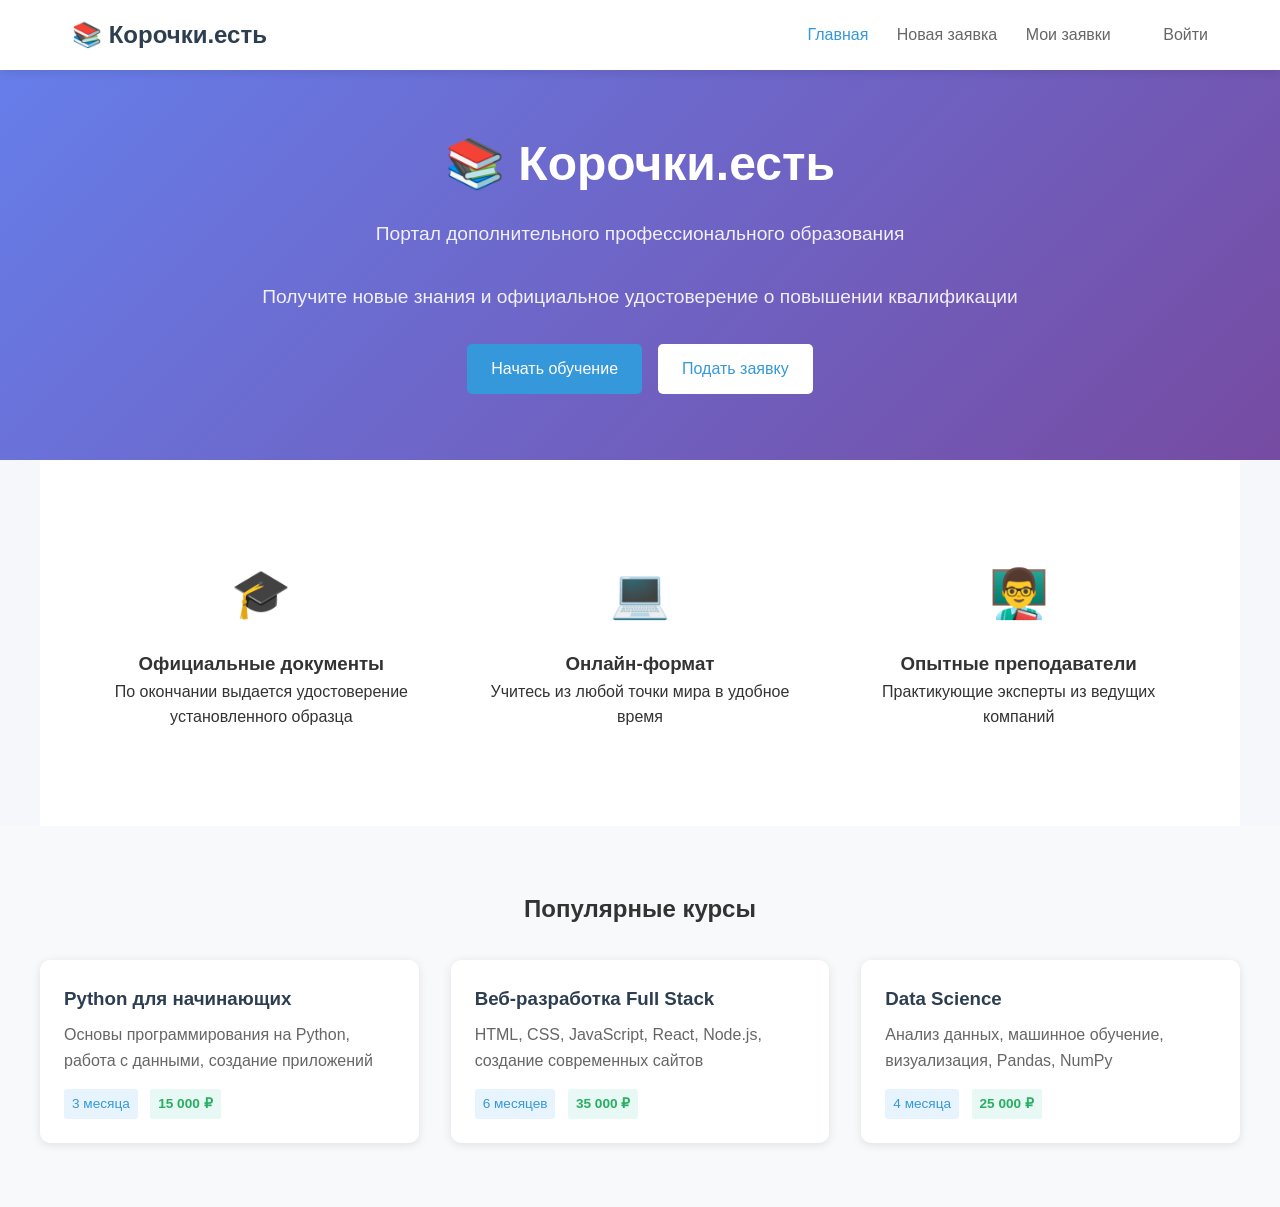
<file: index.html>
<!DOCTYPE html>
<html lang="ru">
<head>
    <meta charset="UTF-8">
    <meta name="viewport" content="width=device-width, initial-scale=1.0">
    <title>Корочки.есть - Онлайн курсы ДПО</title>
    <link rel="stylesheet" href="css/style.css">
</head>
<body>
    <nav class="navbar">
        <div class="nav-container">
            <div class="logo">📚 Корочки.есть</div>
            <div class="nav-links">
                <a href="index.html" class="active">Главная</a>
                <a href="request.html">Новая заявка</a>
                <a href="profile.html">Мои заявки</a>
                <span id="userName"></span>
                <a href="#" id="logoutBtn" style="display:none;">Выйти</a>
                <a href="login.html" id="loginLink">Войти</a>
            </div>
        </div>
    </nav>
    
    <div class="hero">
        <div class="hero-content">
            <h1>📚 Корочки.есть</h1>
            <p>Портал дополнительного профессионального образования</p>
            <p>Получите новые знания и официальное удостоверение о повышении квалификации</p>
            <div class="hero-buttons">
                <a href="register.html" class="btn btn-primary">Начать обучение</a>
                <a href="request.html" class="btn btn-secondary">Подать заявку</a>
            </div>
        </div>
    </div>
    
    <div class="features">
        <div class="feature">
            <div class="feature-icon">🎓</div>
            <h3>Официальные документы</h3>
            <p>По окончании выдается удостоверение установленного образца</p>
        </div>
        <div class="feature">
            <div class="feature-icon">💻</div>
            <h3>Онлайн-формат</h3>
            <p>Учитесь из любой точки мира в удобное время</p>
        </div>
        <div class="feature">
            <div class="feature-icon">👨‍🏫</div>
            <h3>Опытные преподаватели</h3>
            <p>Практикующие эксперты из ведущих компаний</p>
        </div>
    </div>
    
    <div class="courses-section">
        <h2>Популярные курсы</h2>
        <div class="courses-grid">
            <div class="course-card">
                <h3>Python для начинающих</h3>
                <p>Основы программирования на Python, работа с данными, создание приложений</p>
                <span class="duration">3 месяца</span>
                <span class="price">15 000 ₽</span>
            </div>
            <div class="course-card">
                <h3>Веб-разработка Full Stack</h3>
                <p>HTML, CSS, JavaScript, React, Node.js, создание современных сайтов</p>
                <span class="duration">6 месяцев</span>
                <span class="price">35 000 ₽</span>
            </div>
            <div class="course-card">
                <h3>Data Science</h3>
                <p>Анализ данных, машинное обучение, визуализация, Pandas, NumPy</p>
                <span class="duration">4 месяца</span>
                <span class="price">25 000 ₽</span>
            </div>
        </div>
    </div>
    
    <script src="js/auth.js"></script>
</body>
</html>
</file>
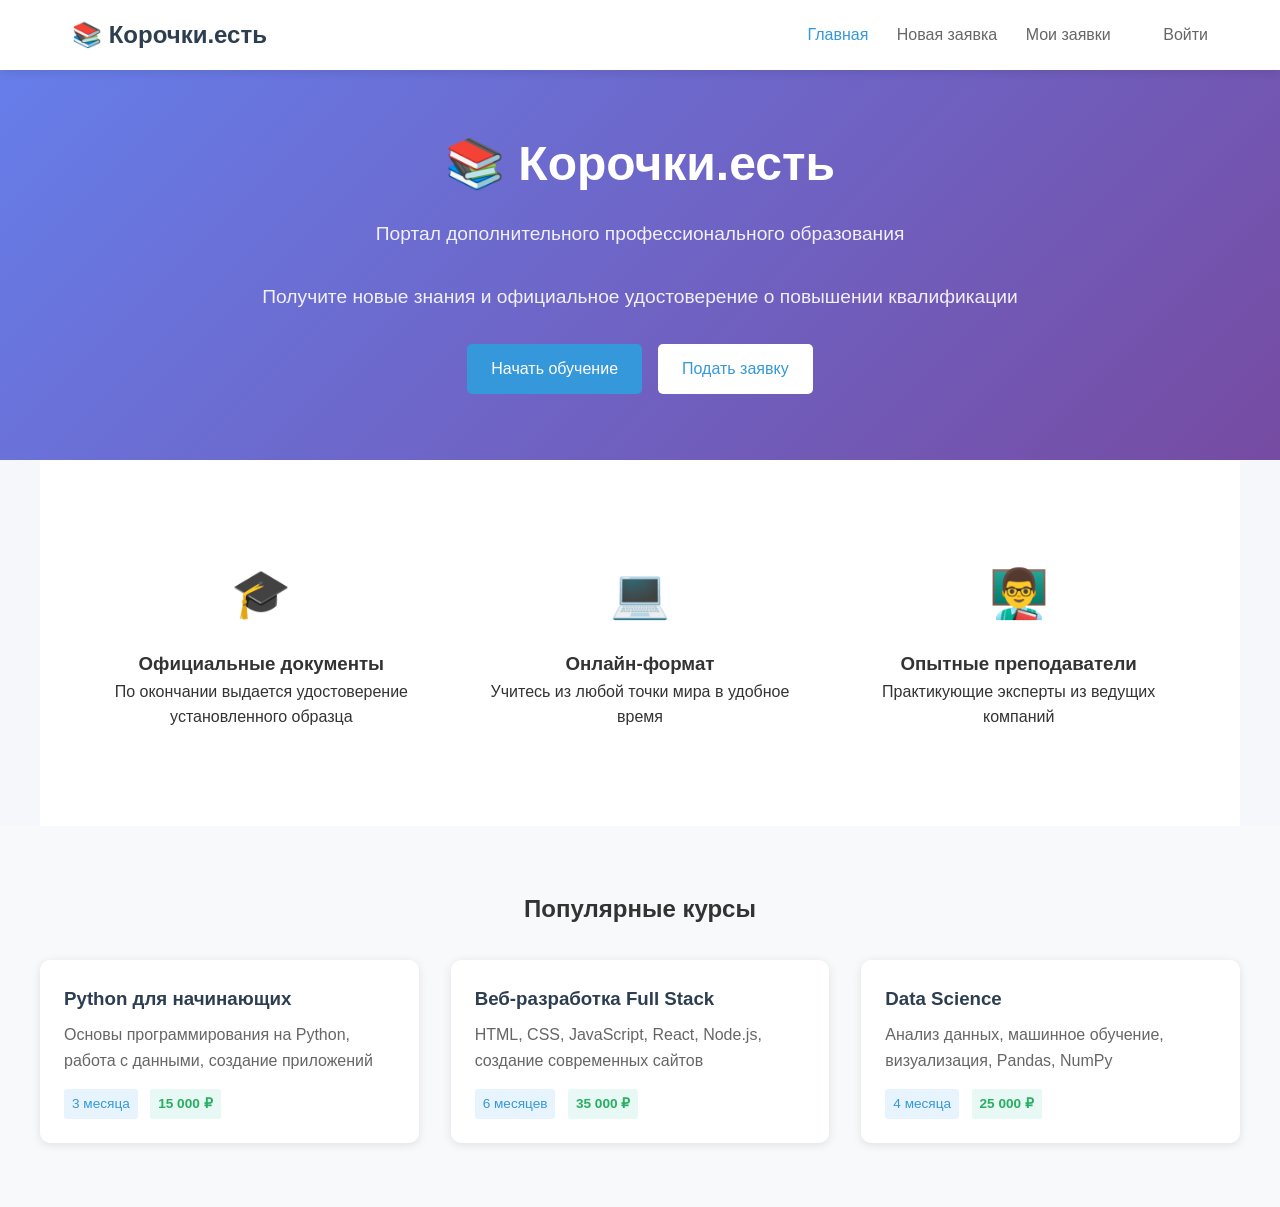
<file: admin.html>
<!DOCTYPE html>
<html lang="ru">
<head>
    <meta charset="UTF-8">
    <meta name="viewport" content="width=device-width, initial-scale=1.0">
    <title>Панель администратора - Корочки.есть</title>
    <link rel="stylesheet" href="css/style.css">
</head>
<body>
    <nav class="navbar">
        <div class="nav-container">
            <div class="logo">📚 Корочки.есть | Админ-панель</div>
            <div class="nav-links">
                <a href="index.html">Главная</a>
                <a href="admin.html" class="active">Управление заявками</a>
                <span id="userName"></span>
                <a href="#" id="logoutBtn">Выйти</a>
            </div>
        </div>
    </nav>
    
    <div class="container">
        <h1>👨‍💼 Панель администратора</h1>
        
        <div class="admin-stats" id="adminStats">
            <!-- Статистика будет загружена через JS -->
        </div>
        
        <div class="admin-section">
            <h2>📋 Все заявки пользователей</h2>
            <div class="filter-bar">
                <button class="filter-btn active" data-filter="all">Все</button>
                <button class="filter-btn" data-filter="new">Новые</button>
                <button class="filter-btn" data-filter="in_progress">Идет обучение</button>
                <button class="filter-btn" data-filter="completed">Завершены</button>
            </div>
            <div id="allApplicationsList" class="applications-list admin-list"></div>
        </div>
        
        <div class="admin-section">
            <h2>💬 Отзывы пользователей</h2>
            <div id="allReviewsList" class="reviews-list"></div>
        </div>
    </div>
    
    <!-- Модальное окно изменения статуса -->
    <div id="statusModal" class="modal">
        <div class="modal-content">
            <span class="close">&times;</span>
            <h3>Изменение статуса заявки</h3>
            <form id="statusForm">
                <input type="hidden" id="statusAppId">
                <div class="form-group">
                    <label>Новый статус</label>
                    <select id="newStatus" required>
                        <option value="new">Новая</option>
                        <option value="in_progress">Идет обучение</option>
                        <option value="completed">Обучение завершено</option>
                        <option value="rejected">Отклонена</option>
                    </select>
                </div>
                <div class="form-group">
                    <label>Комментарий администратора</label>
                    <textarea id="adminComment" rows="3" placeholder="Добавьте комментарий..."></textarea>
                </div>
                <button type="submit" class="btn btn-primary">Сохранить изменения</button>
            </form>
        </div>
    </div>
    
    <script src="js/auth.js"></script>
    <script src="js/admin.js"></script>
</body>
</html>
</file>
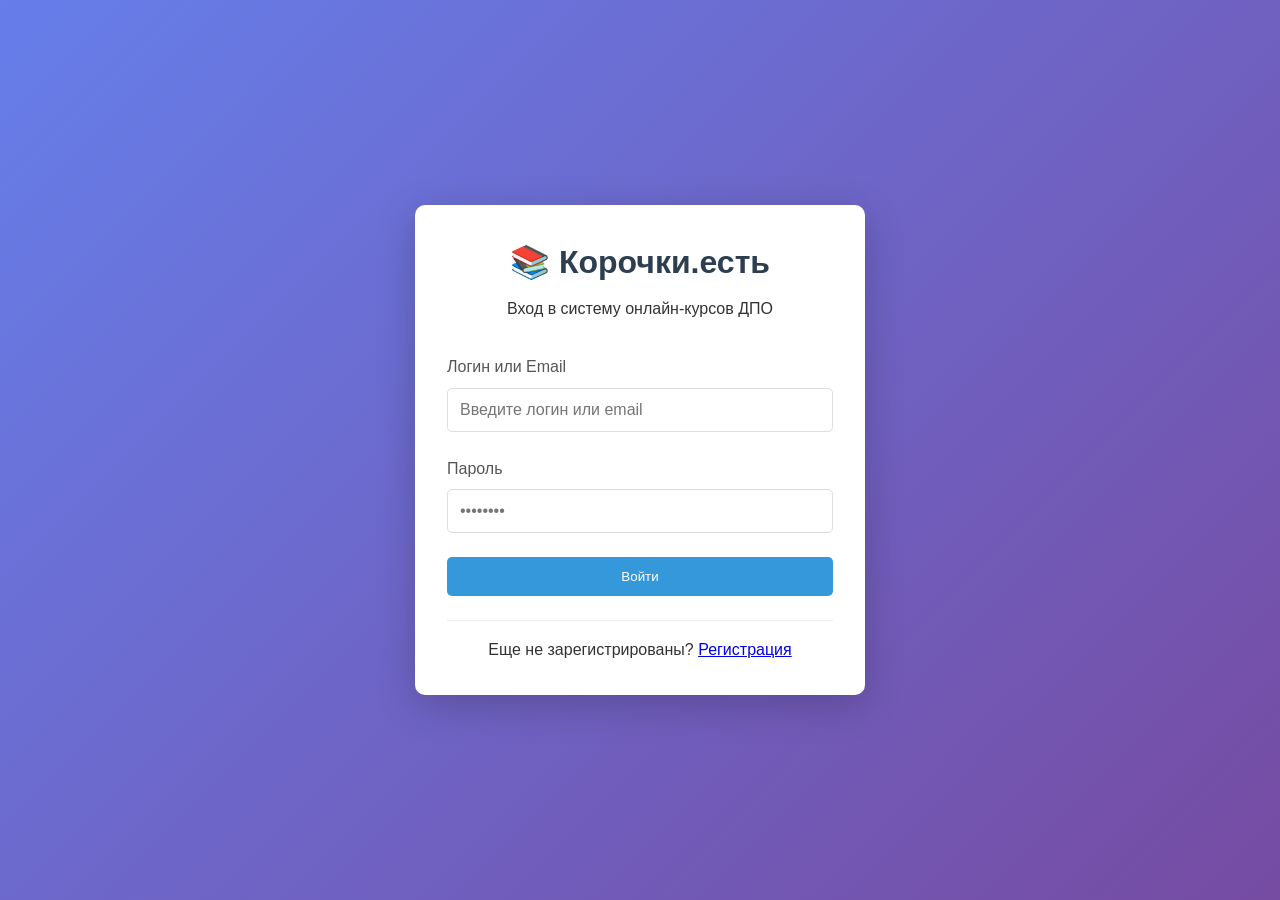
<file: login.html>
<!DOCTYPE html>
<html lang="ru">
<head>
    <meta charset="UTF-8">
    <meta name="viewport" content="width=device-width, initial-scale=1.0">
    <title>Авторизация - Корочки.есть</title>
    <link rel="stylesheet" href="css/style.css">
</head>
<body>
    <div class="auth-container">
        <div class="auth-card">
            <div class="auth-header">
                <h1>📚 Корочки.есть</h1>
                <p>Вход в систему онлайн-курсов ДПО</p>
            </div>
            
            <form id="loginForm">
                <div class="form-group">
                    <label>Логин или Email</label>
                    <input type="text" id="login" placeholder="Введите логин или email" required>
                </div>
                
                <div class="form-group">
                    <label>Пароль</label>
                    <input type="password" id="password" placeholder="••••••••" required>
                </div>
                
                <button type="submit" class="btn btn-primary btn-block">Войти</button>
            </form>
            
            <div class="auth-footer">
                Еще не зарегистрированы? <a href="register.html">Регистрация</a>
            </div>
        </div>
    </div>
    
    <script src="js/auth.js"></script>
</body>
</html>
<head>
    <meta name="robots" content="noindex, nofollow">
    <title>Вход - Корочки.есть</title>
</head>
</file>
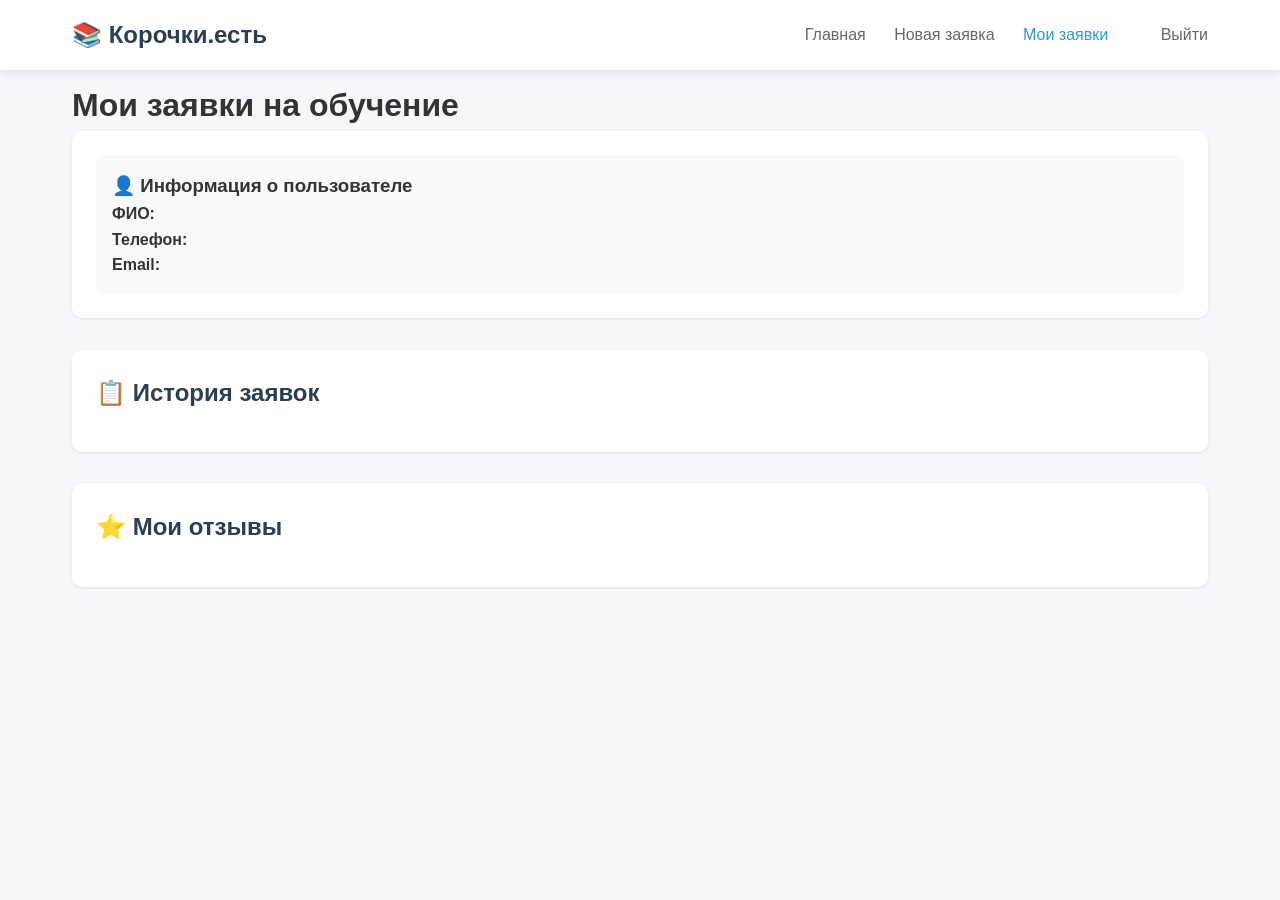
<file: profile.html>
<!DOCTYPE html>
<html lang="ru">
<head>
    <meta charset="UTF-8">
    <meta name="viewport" content="width=device-width, initial-scale=1.0">
    <title>Мои заявки - Корочки.есть</title>
    <link rel="stylesheet" href="css/style.css">
</head>
<body>
    <nav class="navbar">
        <div class="nav-container">
            <div class="logo">📚 Корочки.есть</div>
            <div class="nav-links">
                <a href="index.html">Главная</a>
                <a href="request.html">Новая заявка</a>
                <a href="profile.html" class="active">Мои заявки</a>
                <span id="userName"></span>
                <a href="#" id="logoutBtn">Выйти</a>
            </div>
        </div>
    </nav>
    
    <div class="container">
        <h1>Мои заявки на обучение</h1>
        
        <div class="profile-section">
            <div class="user-info-card">
                <h3>👤 Информация о пользователе</h3>
                <p><strong>ФИО:</strong> <span id="profileFullName"></span></p>
                <p><strong>Телефон:</strong> <span id="profilePhone"></span></p>
                <p><strong>Email:</strong> <span id="profileEmail"></span></p>
            </div>
        </div>
        
        <div class="profile-section">
            <h2>📋 История заявок</h2>
            <div id="applicationsList" class="applications-list"></div>
        </div>
        
        <div class="profile-section">
            <h2>⭐ Мои отзывы</h2>
            <div id="reviewsList" class="reviews-list"></div>
        </div>
        
        <!-- Модальное окно добавления отзыва -->
        <div id="reviewModal" class="modal">
            <div class="modal-content">
                <span class="close">&times;</span>
                <h3>Оставить отзыв</h3>
                <form id="reviewForm">
                    <input type="hidden" id="reviewAppId">
                    <div class="form-group">
                        <label>Оценка (1-5)</label>
                        <select id="reviewRating" required>
                            <option value="5">5 - Отлично</option>
                            <option value="4">4 - Хорошо</option>
                            <option value="3">3 - Средне</option>
                            <option value="2">2 - Плохо</option>
                            <option value="1">1 - Ужасно</option>
                        </select>
                    </div>
                    <div class="form-group">
                        <label>Ваш отзыв</label>
                        <textarea id="reviewComment" rows="4" required placeholder="Поделитесь впечатлениями о курсе..."></textarea>
                    </div>
                    <button type="submit" class="btn btn-primary">Отправить отзыв</button>
                </form>
            </div>
        </div>
    </div>
    
    <script src="js/auth.js"></script>
    <script src="js/profile.js"></script>
</body>
</html>
</file>
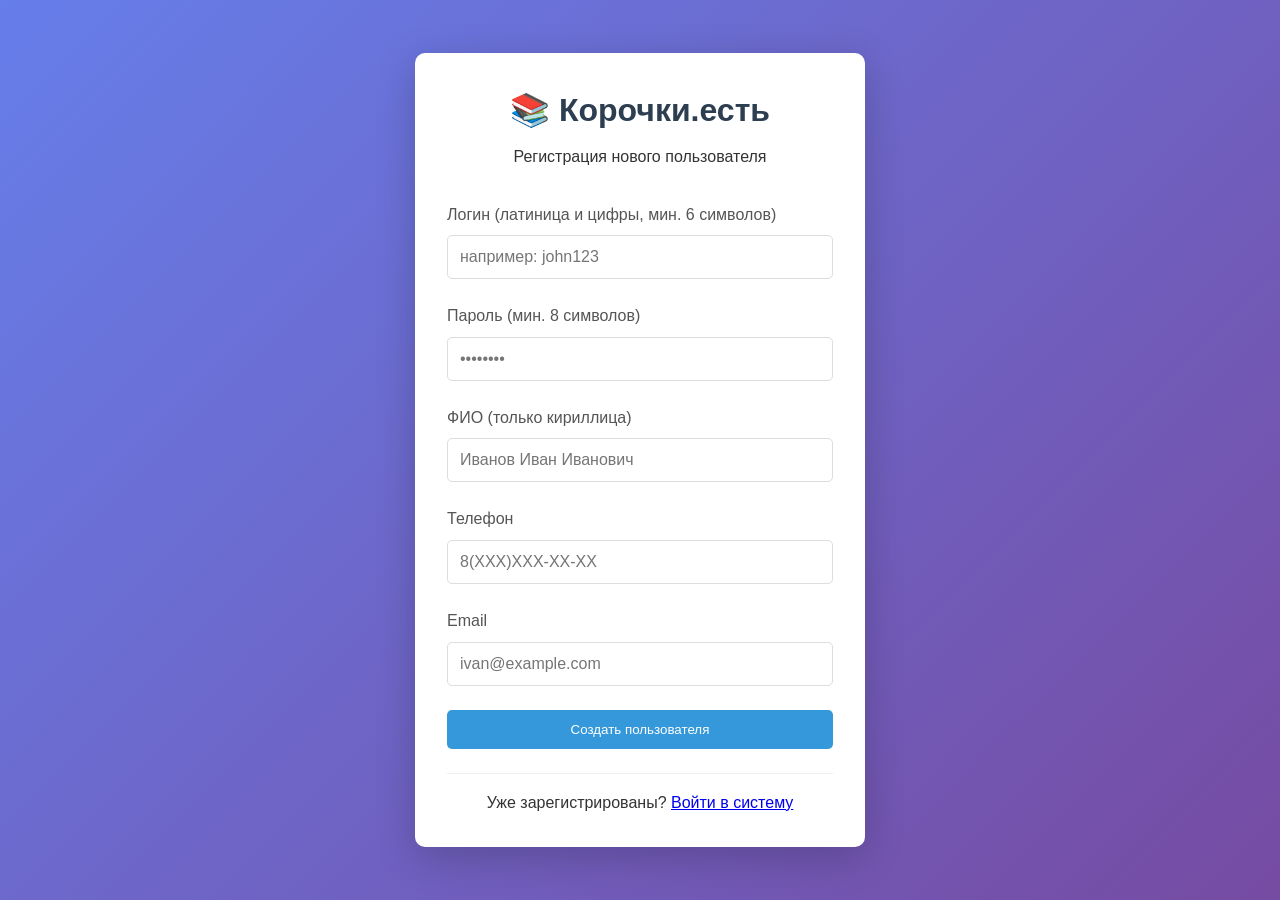
<file: register.html>
<!DOCTYPE html>
<html lang="ru">
<head>
    <meta charset="UTF-8">
    <meta name="viewport" content="width=device-width, initial-scale=1.0">
    <title>Регистрация - Корочки.есть</title>
    <link rel="stylesheet" href="css/style.css">
</head>
<body>
    <div class="auth-container">
        <div class="auth-card">
            <div class="auth-header">
                <h1>📚 Корочки.есть</h1>
                <p>Регистрация нового пользователя</p>
            </div>
            
            <form id="registerForm">
                <div class="form-group">
                    <label>Логин (латиница и цифры, мин. 6 символов)</label>
                    <input type="text" id="login" placeholder="например: john123" required>
                    <small class="error-message" id="loginError"></small>
                </div>
                
                <div class="form-group">
                    <label>Пароль (мин. 8 символов)</label>
                    <input type="password" id="password" placeholder="••••••••" required>
                    <small class="error-message" id="passwordError"></small>
                </div>
                
                <div class="form-group">
                    <label>ФИО (только кириллица)</label>
                    <input type="text" id="fullName" placeholder="Иванов Иван Иванович" required>
                    <small class="error-message" id="fullNameError"></small>
                </div>
                
                <div class="form-group">
                    <label>Телефон</label>
                    <input type="tel" id="phone" placeholder="8(XXX)XXX-XX-XX" required>
                    <small class="error-message" id="phoneError"></small>
                </div>
                
                <div class="form-group">
                    <label>Email</label>
                    <input type="email" id="email" placeholder="ivan@example.com" required>
                    <small class="error-message" id="emailError"></small>
                </div>
                
                <button type="submit" class="btn btn-primary btn-block">Создать пользователя</button>
            </form>
            
            <div class="auth-footer">
                Уже зарегистрированы? <a href="login.html">Войти в систему</a>
            </div>
        </div>
    </div>
    
    <script src="js/auth.js"></script>
</body>
</html>
<head>
    <meta name="robots" content="noindex, nofollow">
    <title>Регистрация - Корочки.есть</title>
</head>
</file>
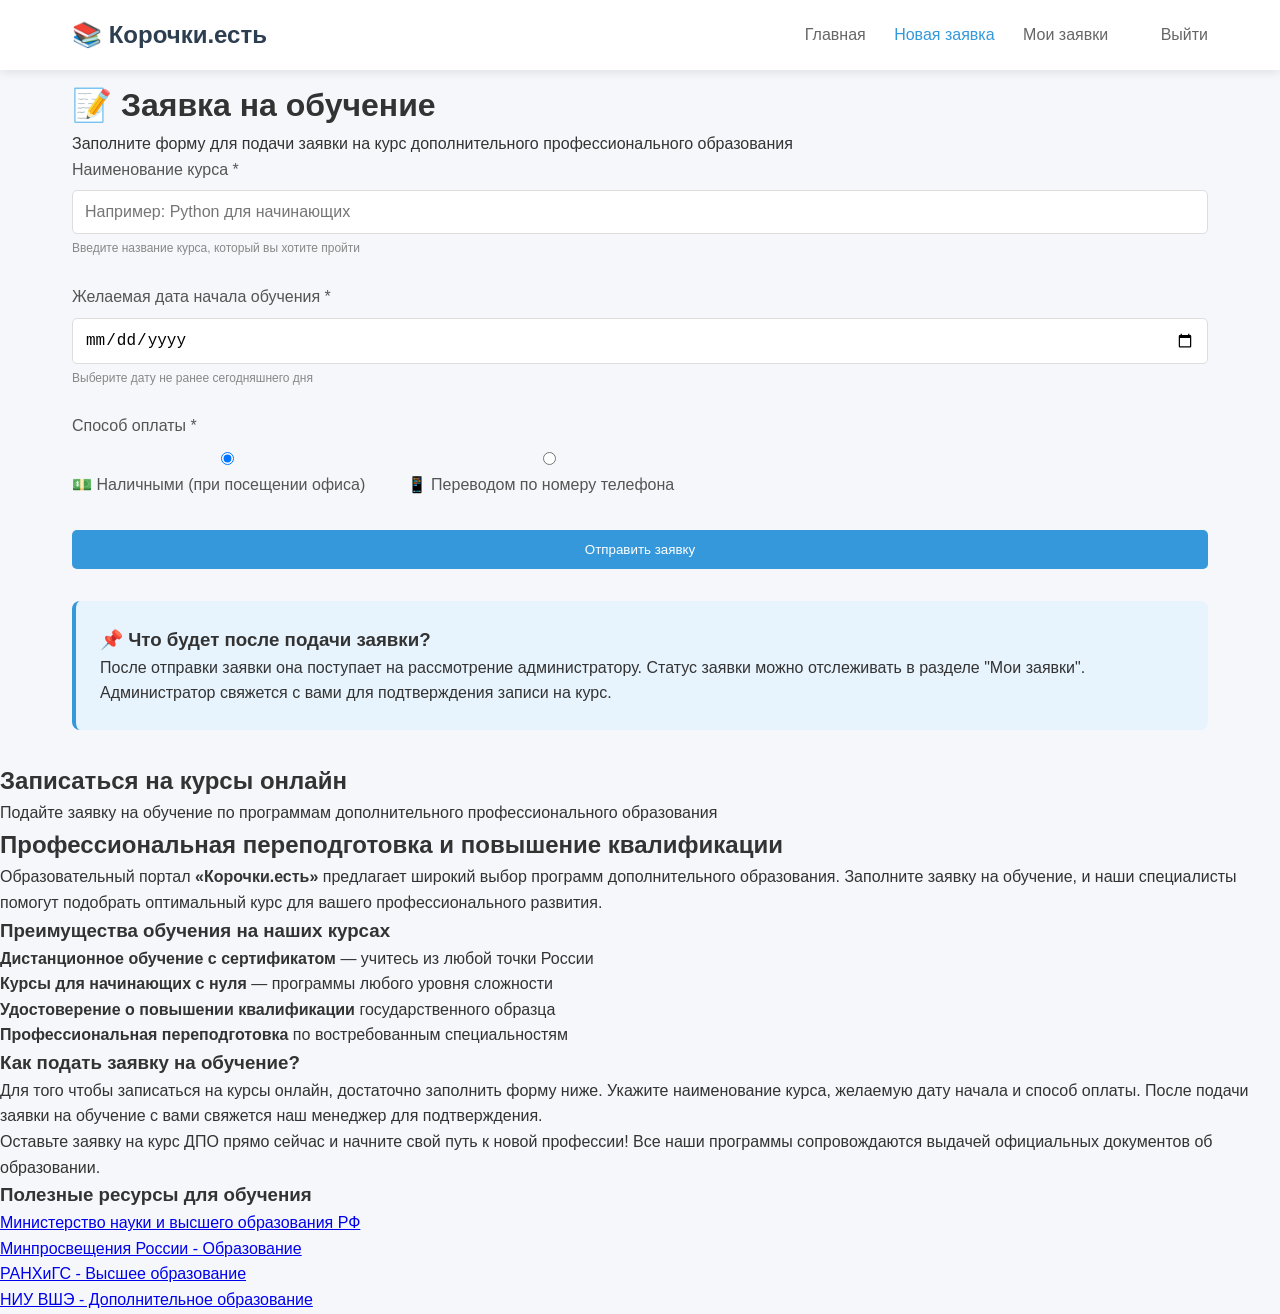
<file: request.html>
<!DOCTYPE html>
<html lang="ru">
<head>
    <meta charset="UTF-8">
    <meta name="viewport" content="width=device-width, initial-scale=1.0">
    <title>Новая заявка - Корочки.есть</title>
    <link rel="stylesheet" href="css/style.css">
</head>
<body>
    <nav class="navbar">
        <div class="nav-container">
            <div class="logo">📚 Корочки.есть</div>
            <div class="nav-links">
                <a href="index.html">Главная</a>
                <a href="request.html" class="active">Новая заявка</a>
                <a href="profile.html">Мои заявки</a>
                <span id="userName"></span>
                <a href="#" id="logoutBtn">Выйти</a>
            </div>
        </div>
    </nav>
    
    <div class="container">
        <div class="form-container">
            <h1>📝 Заявка на обучение</h1>
            <p>Заполните форму для подачи заявки на курс дополнительного профессионального образования</p>
            
            <form id="applicationForm">
                <div class="form-group">
                    <label>Наименование курса *</label>
                    <input type="text" id="courseName" placeholder="Например: Python для начинающих" required>
                    <small>Введите название курса, который вы хотите пройти</small>
                </div>
                
                <div class="form-group">
                    <label>Желаемая дата начала обучения *</label>
                    <input type="date" id="startDate" required>
                    <small>Выберите дату не ранее сегодняшнего дня</small>
                </div>
                
                <div class="form-group">
                    <label>Способ оплаты *</label>
                    <div class="radio-group">
                        <label class="radio-label">
                            <input type="radio" name="paymentMethod" value="cash" checked> 💵 Наличными (при посещении офиса)
                        </label>
                        <label class="radio-label">
                            <input type="radio" name="paymentMethod" value="transfer"> 📱 Переводом по номеру телефона
                        </label>
                    </div>
                </div>
                
                <button type="submit" class="btn btn-primary btn-block">Отправить заявку</button>
            </form>
        </div>
        
        <div class="info-box">
            <h3>📌 Что будет после подачи заявки?</h3>
            <p>После отправки заявки она поступает на рассмотрение администратору. Статус заявки можно отслеживать в разделе "Мои заявки".</p>
            <p>Администратор свяжется с вами для подтверждения записи на курс.</p>
        </div>
    </div>
    
    <script src="js/auth.js"></script>
    <script src="js/request.js"></script>
</body>
</html>
<section class="hero-small">
    <h1>Записаться на курсы онлайн</h1>
    <p>Подайте заявку на обучение по программам дополнительного профессионального образования</p>
</section>

<div class="seo-content">
    <h2>Профессиональная переподготовка и повышение квалификации</h2>
    <p>Образовательный портал <strong>«Корочки.есть»</strong> предлагает широкий выбор программ дополнительного образования. Заполните заявку на обучение, и наши специалисты помогут подобрать оптимальный курс для вашего профессионального развития.</p>
    
    <h3>Преимущества обучения на наших курсах</h3>
    <ul>
        <li><strong>Дистанционное обучение с сертификатом</strong> — учитесь из любой точки России</li>
        <li><strong>Курсы для начинающих с нуля</strong> — программы любого уровня сложности</li>
        <li><strong>Удостоверение о повышении квалификации</strong> государственного образца</li>
        <li><strong>Профессиональная переподготовка</strong> по востребованным специальностям</li>
    </ul>
    
    <h3>Как подать заявку на обучение?</h3>
    <p>Для того чтобы записаться на курсы онлайн, достаточно заполнить форму ниже. Укажите наименование курса, желаемую дату начала и способ оплаты. После подачи заявки на обучение с вами свяжется наш менеджер для подтверждения.</p>
    
    <p>Оставьте заявку на курс ДПО прямо сейчас и начните свой путь к новой профессии! Все наши программы сопровождаются выдачей официальных документов об образовании.</p>
</div>
<!-- Блок полезных ресурсов на request.html -->
<div class="useful-resources">
    <h3>Полезные ресурсы для обучения</h3>
    <ul>
        <li><a href="https://minobrnauki.gov.ru/" rel="nofollow noopener noreferrer" target="_blank">Министерство науки и высшего образования РФ</a></li>
        <li><a href="https://edu.gov.ru/" rel="nofollow noopener noreferrer" target="_blank">Минпросвещения России - Образование</a></li>
        <li><a href="https://www.ranepa.ru/" rel="nofollow noopener noreferrer" target="_blank">РАНХиГС - Высшее образование</a></li>
        <li><a href="https://www.hse.ru/" rel="nofollow noopener noreferrer" target="_blank">НИУ ВШЭ - Дополнительное образование</a></li>
    </ul>
</div>
</file>
<file: css/style.css>
* {
    margin: 0;
    padding: 0;
    box-sizing: border-box;
}

body {
    font-family: 'Segoe UI', Tahoma, Geneva, Verdana, sans-serif;
    background: #f5f7fa;
    color: #333;
    line-height: 1.6;
}

/* Навигация */
.navbar {
    background: white;
    box-shadow: 0 2px 10px rgba(0,0,0,0.1);
    position: fixed;
    width: 100%;
    top: 0;
    z-index: 1000;
}

.nav-container {
    max-width: 1200px;
    margin: 0 auto;
    padding: 1rem 2rem;
    display: flex;
    justify-content: space-between;
    align-items: center;
}

.logo {
    font-size: 1.5rem;
    font-weight: bold;
    color: #2c3e50;
}

.nav-links a {
    color: #666;
    text-decoration: none;
    margin-left: 1.5rem;
    transition: color 0.3s;
}

.nav-links a:hover, .nav-links a.active {
    color: #3498db;
}

#userName {
    color: #2c3e50;
    font-weight: 500;
    margin-left: 1.5rem;
}

/* Герой секция */
.hero {
    background: linear-gradient(135deg, #667eea 0%, #764ba2 100%);
    min-height: 400px;
    display: flex;
    align-items: center;
    justify-content: center;
    text-align: center;
    margin-top: 60px;
    padding: 4rem 2rem;
}

.hero-content h1 {
    font-size: 3rem;
    color: white;
    margin-bottom: 1rem;
}

.hero-content p {
    font-size: 1.2rem;
    color: rgba(255,255,255,0.9);
    margin-bottom: 2rem;
}

.hero-buttons {
    display: flex;
    gap: 1rem;
    justify-content: center;
}

/* Кнопки */
.btn {
    display: inline-block;
    padding: 0.75rem 1.5rem;
    border-radius: 5px;
    text-decoration: none;
    font-weight: 500;
    transition: all 0.3s;
    cursor: pointer;
    border: none;
}

.btn-primary {
    background: #3498db;
    color: white;
}

.btn-primary:hover {
    background: #2980b9;
    transform: translateY(-2px);
}

.btn-secondary {
    background: white;
    color: #3498db;
}

.btn-secondary:hover {
    background: #f0f0f0;
}

.btn-block {
    width: 100%;
}

.btn-danger {
    background: #e74c3c;
    color: white;
}

.btn-success {
    background: #27ae60;
    color: white;
}

/* Контейнеры */
.container {
    max-width: 1200px;
    margin: 80px auto 2rem;
    padding: 0 2rem;
}

.auth-container {
    display: flex;
    justify-content: center;
    align-items: center;
    min-height: 100vh;
    background: linear-gradient(135deg, #667eea 0%, #764ba2 100%);
    padding: 2rem;
}

.auth-card {
    background: white;
    border-radius: 10px;
    padding: 2rem;
    width: 100%;
    max-width: 450px;
    box-shadow: 0 10px 40px rgba(0,0,0,0.2);
}

.auth-header {
    text-align: center;
    margin-bottom: 2rem;
}

.auth-header h1 {
    color: #2c3e50;
    margin-bottom: 0.5rem;
}

.auth-footer {
    text-align: center;
    margin-top: 1.5rem;
    padding-top: 1rem;
    border-top: 1px solid #eee;
}

/* Формы */
.form-group {
    margin-bottom: 1.5rem;
}

.form-group label {
    display: block;
    margin-bottom: 0.5rem;
    font-weight: 500;
    color: #555;
}

.form-group input, .form-group select, .form-group textarea {
    width: 100%;
    padding: 0.75rem;
    border: 1px solid #ddd;
    border-radius: 5px;
    font-size: 1rem;
    transition: border-color 0.3s;
}

.form-group input:focus, .form-group select:focus, .form-group textarea:focus {
    outline: none;
    border-color: #3498db;
}

.error-message {
    color: #e74c3c;
    font-size: 0.8rem;
    display: block;
    margin-top: 0.25rem;
}

small {
    color: #888;
    font-size: 0.75rem;
}

/* Радио-кнопки */
.radio-group {
    display: flex;
    gap: 1.5rem;
}

.radio-label {
    display: flex;
    align-items: center;
    gap: 0.5rem;
    cursor: pointer;
}

/* Особенности */
.features {
    display: flex;
    justify-content: space-around;
    padding: 4rem 2rem;
    max-width: 1200px;
    margin: 0 auto;
    background: white;
}

.feature {
    text-align: center;
    flex: 1;
    padding: 2rem;
}

.feature-icon {
    font-size: 3rem;
    margin-bottom: 1rem;
}

/* Курсы */
.courses-section {
    background: #f8f9fa;
    padding: 4rem 2rem;
    text-align: center;
}

.courses-section h2 {
    margin-bottom: 2rem;
}

.courses-grid {
    display: grid;
    grid-template-columns: repeat(auto-fill, minmax(300px, 1fr));
    gap: 2rem;
    max-width: 1200px;
    margin: 0 auto;
}

.course-card {
    background: white;
    border-radius: 10px;
    padding: 1.5rem;
    text-align: left;
    box-shadow: 0 2px 10px rgba(0,0,0,0.1);
    transition: transform 0.3s;
}

.course-card:hover {
    transform: translateY(-5px);
}

.course-card h3 {
    color: #2c3e50;
    margin-bottom: 0.5rem;
}

.course-card p {
    color: #666;
    margin-bottom: 1rem;
}

.duration {
    display: inline-block;
    background: #e8f4fd;
    color: #3498db;
    padding: 0.25rem 0.5rem;
    border-radius: 3px;
    font-size: 0.85rem;
    margin-right: 0.5rem;
}

.price {
    display: inline-block;
    background: #e8f8f5;
    color: #27ae60;
    padding: 0.25rem 0.5rem;
    border-radius: 3px;
    font-size: 0.85rem;
    font-weight: bold;
}

/* Заявки */
.applications-list, .reviews-list {
    margin-top: 1rem;
}

.application-card, .review-card {
    background: white;
    border-radius: 8px;
    padding: 1.5rem;
    margin-bottom: 1rem;
    box-shadow: 0 1px 3px rgba(0,0,0,0.1);
}

.application-header {
    display: flex;
    justify-content: space-between;
    align-items: center;
    margin-bottom: 1rem;
    flex-wrap: wrap;
}

.application-course {
    font-size: 1.1rem;
    font-weight: bold;
    color: #2c3e50;
}

.status-badge {
    padding: 0.25rem 0.75rem;
    border-radius: 20px;
    font-size: 0.85rem;
    font-weight: 500;
}

.status-new {
    background: #fff3cd;
    color: #856404;
}

.status-in_progress {
    background: #d4edda;
    color: #155724;
}

.status-completed {
    background: #cce5ff;
    color: #004085;
}

.status-rejected {
    background: #f8d7da;
    color: #721c24;
}

.application-details {
    color: #666;
    font-size: 0.9rem;
    margin-bottom: 1rem;
}

.application-actions {
    display: flex;
    gap: 0.5rem;
}

.btn-sm {
    padding: 0.4rem 0.8rem;
    font-size: 0.85rem;
}

/* Панель администратора */
.admin-stats {
    display: grid;
    grid-template-columns: repeat(auto-fit, minmax(200px, 1fr));
    gap: 1rem;
    margin-bottom: 2rem;
}

.stat-card {
    background: white;
    border-radius: 8px;
    padding: 1.5rem;
    text-align: center;
    box-shadow: 0 1px 3px rgba(0,0,0,0.1);
}

.stat-number {
    font-size: 2rem;
    font-weight: bold;
    color: #3498db;
}

.filter-bar {
    display: flex;
    gap: 0.5rem;
    margin-bottom: 1.5rem;
    flex-wrap: wrap;
}

.filter-btn {
    padding: 0.5rem 1rem;
    border: 1px solid #ddd;
    background: white;
    cursor: pointer;
    border-radius: 5px;
    transition: all 0.3s;
}

.filter-btn.active, .filter-btn:hover {
    background: #3498db;
    color: white;
    border-color: #3498db;
}

/* Модальное окно */
.modal {
    display: none;
    position: fixed;
    z-index: 1001;
    left: 0;
    top: 0;
    width: 100%;
    height: 100%;
    background: rgba(0,0,0,0.5);
}

.modal-content {
    background: white;
    margin: 10% auto;
    padding: 2rem;
    width: 90%;
    max-width: 500px;
    border-radius: 10px;
    position: relative;
}

.close {
    position: absolute;
    right: 1rem;
    top: 1rem;
    font-size: 1.5rem;
    cursor: pointer;
    color: #999;
}

.close:hover {
    color: #333;
}

/* Профиль */
.profile-section {
    background: white;
    border-radius: 10px;
    padding: 1.5rem;
    margin-bottom: 2rem;
    box-shadow: 0 1px 3px rgba(0,0,0,0.1);
}

.profile-section h2 {
    margin-bottom: 1rem;
    color: #2c3e50;
}

.user-info-card {
    background: #f8f9fa;
    border-radius: 8px;
    padding: 1rem;
}

/* Инфо-бокс */
.info-box {
    background: #e8f4fd;
    border-left: 4px solid #3498db;
    padding: 1.5rem;
    border-radius: 8px;
    margin-top: 2rem;
}

/* Адаптивность */
@media (max-width: 768px) {
    .features, .courses-grid {
        flex-direction: column;
    }
    
    .nav-container {
        flex-direction: column;
        gap: 1rem;
    }
    
    .nav-links a {
        margin: 0 0.75rem;
    }
    
    .hero-content h1 {
        font-size: 2rem;
    }
    
    .application-header {
        flex-direction: column;
        align-items: flex-start;
        gap: 0.5rem;
    }
    
    .radio-group {
        flex-direction: column;
        gap: 0.5rem;
    }
}
</file>
